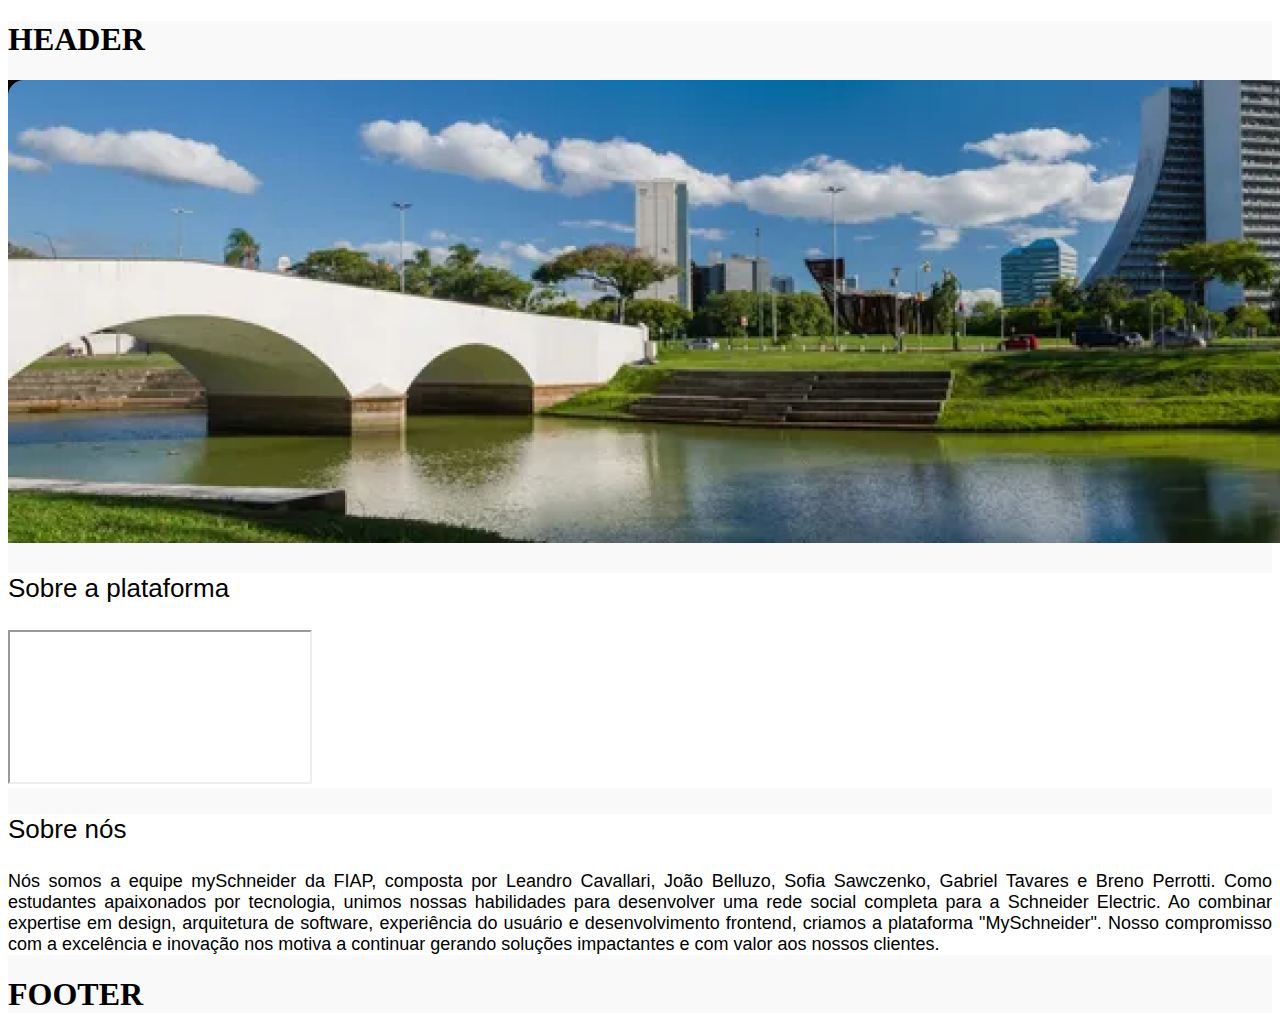
<file: aboutUs.html>
<!DOCTYPE html>
<html lang="en">
<head>
    <meta charset="UTF-8">
    <meta name="viewport" content="width=device-width, initial-scale=1.0">
    <title>Document</title>
    <link href="https://cdn.jsdelivr.net/npm/bootstrap@5.3.1/dist/css/bootstrap.min.css" rel="stylesheet" integrity="sha384-4bw+/aepP/YC94hEpVNVgiZdgIC5+VKNBQNGCHeKRQN+PtmoHDEXuppvnDJzQIu9" crossorigin="anonymous">
    <script src="https://cdn.jsdelivr.net/npm/bootstrap@5.3.1/dist/js/bootstrap.bundle.min.js" integrity="sha384-HwwvtgBNo3bZJJLYd8oVXjrBZt8cqVSpeBNS5n7C8IVInixGAoxmnlMuBnhbgrkm" crossorigin="anonymous"></script>
    <link rel="stylesheet" href="./css/aboutUs.css">
</head>
<body>
    <div class="container-xxl p-5 customBGC">
        <h1>HEADER</h1>
        <div class="me-5 ms-5 mt-5">
            <img src="./img/background-img.png" class="rounded-3 img-fluid" alt="">
        </div>
        <div class="border rounded-2 p-5 mt-5 me-5 ms-5 text-center customSectionBGC">
            <p class="fw-bold customHeadFontSize mb-3 mt-3 pb-5">Sobre a plataforma</p>
            <div class="p-5 ratio ratio-16x9 21x9 mt-3">
                <iframe src="https://www.youtube.com/embed/T9B9ysMakFo" title="YouTube video player" allow="accelerometer; autoplay; clipboard-write; encrypted-media; gyroscope; picture-in-picture; web-share" allowfullscreen></iframe>
            </div>
            
        </div>
        <div class="border rounded-2 p-5 mt-5 mb-5 me-5 ms-5 text-center customSectionBGC">
            <p class="fw-bold customHeadFontSize mt-3">Sobre nós</p>
            <p class="mt-5 mb-5 ms-5 me-5 customBodyFontSize">Nós somos a equipe mySchneider da FIAP, composta por Leandro Cavallari, João Belluzo, Sofia Sawczenko, Gabriel Tavares e Breno Perrotti. Como estudantes apaixonados por tecnologia, unimos nossas habilidades para desenvolver uma rede social completa para a Schneider Electric. Ao combinar expertise em design, arquitetura de software, experiência do usuário e desenvolvimento frontend, criamos a plataforma  "MySchneider". Nosso compromisso com a excelência e inovação nos motiva a continuar gerando soluções impactantes e com valor aos nossos clientes.</p>
        </div>
        <h1>FOOTER</h1>
    </div>
    
</body>
</html>
</file>
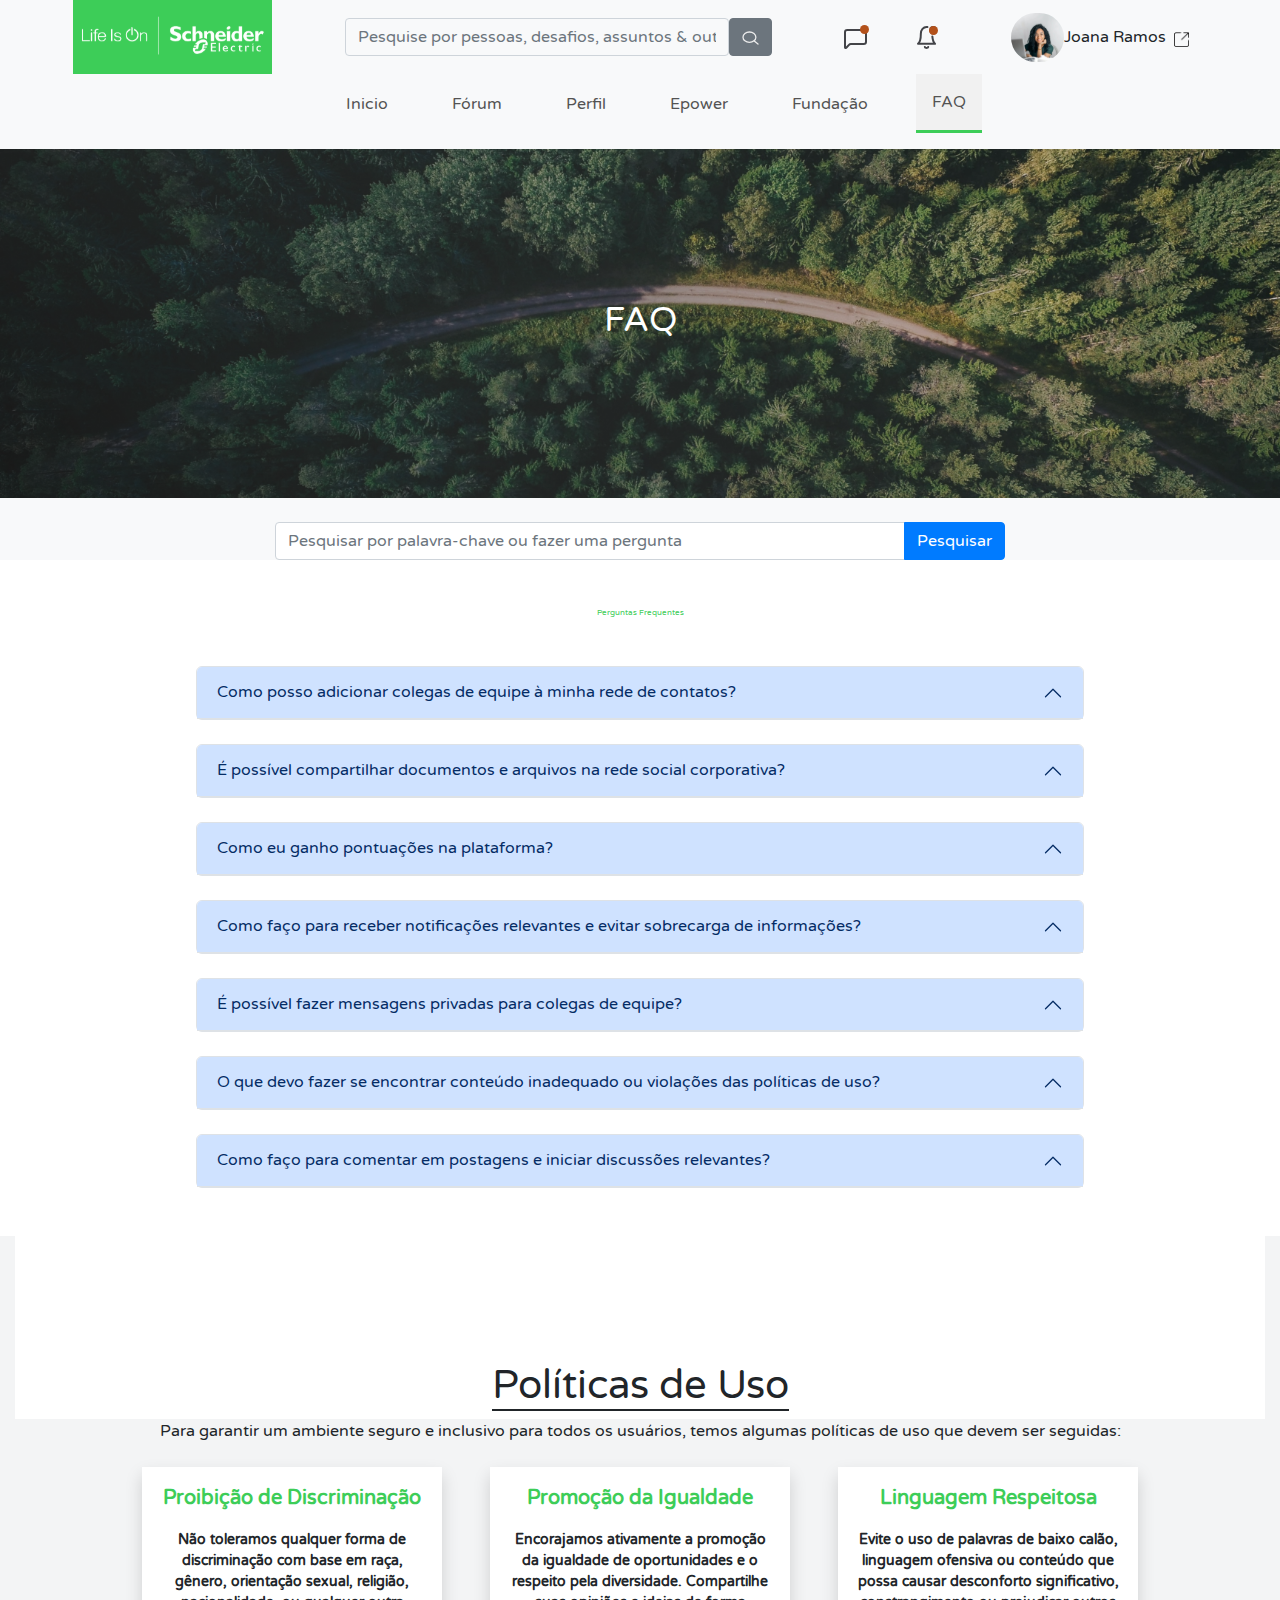
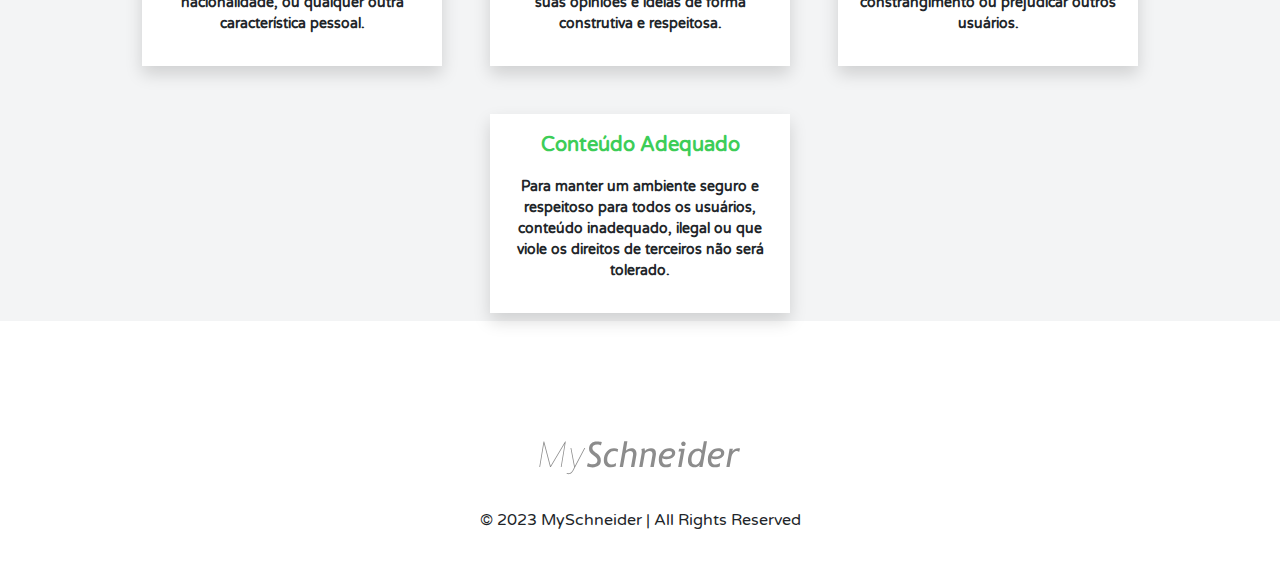
<file: faq.html>
<!DOCTYPE html>
<html lang="pt-br">
   <head>
      <meta charset="UTF-8" />
      <meta name="viewport" content="width=device-width, initial-scale=1.0" />
      <link rel="stylesheet" href="css/shared-items.css" />
      <link rel="stylesheet" href="css/drawer.css" />
      <link rel="stylesheet" href="css\faq.css" />
      <link rel="stylesheet" href="css/instituto.css" />
      <link href="https://fonts.googleapis.com/css2?family=Roboto+Mono:wght@700&family=Roboto:wght@400;700&family=Varela+Round&display=swap" rel="stylesheet" />
      <link href="https://cdn.jsdelivr.net/npm/bootstrap@5.1.3/dist/css/bootstrap.min.css" rel="stylesheet" />
      <link href="https://cdn.jsdelivr.net/npm/bootstrap@5.5.0/dist/css/bootstrap.min.css" rel="stylesheet" />
      <script src="https://cdn.jsdelivr.net/npm/bootstrap@5.5.0/dist/js/bootstrap.min.js"></script>
      <link rel="stylesheet" href="https://stackpath.bootstrapcdn.com/bootstrap/4.3.1/css/bootstrap.min.css" />
      <script src="https://code.jquery.com/jquery-3.3.1.slim.min.js"></script>
      <script src="https://cdnjs.cloudflare.com/ajax/libs/popper.js/1.14.7/umd/popper.min.js"></script>
      <script src="https://stackpath.bootstrapcdn.com/bootstrap/4.3.1/js/bootstrap.min.js"></script>
      <link rel="icon" type="image/x-icon" href="img/SchneiderLogo.png" />
      <title>FAQ</title>
   </head>

   <body class="bg-light">
      <!----------------------------------------------- nav bar --------------------------------------------------------------->
      <nav class="remove">
         <div class="d-flex justify-content-evenly">
            <img src="img/schneider-logo.svg" alt="logo da schneider" />

            <div class="d-flex align-items-center">
               <input type="text" class="form-control bg-light" placeholder="Pesquise por pessoas, desafios, assuntos & outros" aria-label="Example text with button addon" aria-describedby="button-addon1" style="width: 30vw;" />
               <button class="btn btn-secondary btn-outline" type="button" id="button-addon1">
                  <img src="img/search-button-icon.svg" alt="pesquisar" />
               </button>
            </div>
            <div class="d-flex align-items-center gap-5">
               <img src="img/message-icon.svg" alt="messagens" />
               <img src="img/notification-icon.svg" alt="notificações" />
            </div>
            <div class="d-flex align-items-center">
               <img src="img/joana-photo.svg" alt="foto de perfil" />
               <p class="pt-3">Joana Ramos</p>
               <a class="icons mx-2" href="login.html" style="width: 25px; height: 20px;">
                  <img class="img-fluid" src="img/open-new-window-2.png" style="width: 15px; height: 15px;" alt="compartilhar postagem" />
               </a>
            </div>
         </div>
         <ul class="nav-bar-items">
            <li><a href="index.html">Inicio</a></li>
            <li><a href="forum.html">Fórum</a></li>
            <li><a href="perfil.html">Perfil</a></li>
            <li><a href="rank.html">Epower</a></li>
            <li><a href="instituto.html">Fundação</a></li>
            <li class="active"><a href="faq.html">FAQ</a></li>
         </ul>
      </nav>
      <!----------------------------------------------- nav bar --------------------------------------------------------------->
       <!-------------------------------Drawer Responsive----------------------------------------->
       <nav class="navbar-mobile bg-light">
        <nav class="navbar navbar-expand-lg bg-light fixed-top d-lg-none">
           <button class="navbar-toggler" type="button" data-toggle="collapse" data-target="#navbarMenu" aria-controls="navbarMenu" aria-expanded="false" aria-label="Toggle navigation" style="border: none; outline: none;">
              <div class="navbar-menu-img">
                 <img src="img/navbar-menu2.svg" style="width: 20px;" alt="navbar menu" />
              </div>
           </button>
           <div class="collapse navbar-collapse" id="navbarMenu">
              <ul class="navbar-nav ml-auto">
                 <li class="nav-item">
                    <a class="nav-link" href="index.html">Inicio</a>
                 </li>
                 <li class="nav-item">
                    <a class="nav-link" href="forum.html">Forum</a>
                 </li>
                 <li class="nav-item">
                    <a class="nav-link" href="perfil.html">Perfil</a>
                 </li>
                 <li class="nav-item">
                    <a class="nav-link" href="rank.html">Epower</a>
                 </li>
                 <li class="nav-item">
                    <a class="nav-link" href="instituto.html">Fundação</a>
                 </li>
                 <li class="nav-item">
                    <a class="nav-link" href="faq.html">FAQ</a>
                 </li>
                 <li class="nav-item">
                    <a class="nav-link" href="login.html">Logout</a>
                 </li>
              </ul>
           </div>

           <a class="navbar-brand text-white d-flex align-items-center" href="#!">
              <div class="imagem-joana">
                 <div class="super-container-drawer">
                    <img src="img/joana-photo.svg" />
                 </div>
              </div>
              <span class="nome-joana text-black">Joana Ramos</span>
           </a>
        </nav>
     </nav>

     

     <!-----------------------------END Drawer Responsive----------------------------------------->
      <div class="container-fluid p-0">
         <div class="position-relative">
            <img src="img/banner-1-faq.png" class="img-fluid" alt="faq-image" />
            <div class="custom-h1">
               <div class="position-absolute top-50 start-50 translate-middle text-center">
                  <h1 class="text-white">FAQ</h1>
               </div>
            </div>
         </div>
      </div>
      <div class="container mt-4">
         <div class="row justify-content-center">
            <div class="col-lg-8 col-md-10">
               <div class="input-group">
                  <input type="text" class="form-control" placeholder="Pesquisar por palavra-chave ou fazer uma pergunta" />
                  <button class="btn btn-primary">Pesquisar</button>
               </div>
            </div>
         </div>
      </div>

      <div class="white-square">
         <main class="d-flex flex-column gap-5 justify-content-center align-items-center">
            <div class="d-flex align-items-center justify-content-center faq-banner"></div>
            <div class="bg-white d-flex justify-content-center flex-column align-items-center gap-3 w-100">
               <h1 class="text-schneider-color">Perguntas Frequentes</h1>

               <div class="container mt-4">
                  <div class="custom-accordion-container gap-4 d-flex flex-column">
                     <div class="accordion" id="meuAccordion">
                        <div class="accordion-item">
                           <h2 class="accordion-header custom-accordion-header" id="headingOne">
                              <button class="accordion-button" type="button">
                                 Como posso adicionar colegas de equipe à minha rede de contatos?
                              </button>
                           </h2>
                           <div id="collapseOne" class="accordion-collapse collapse" aria-labelledby="headingOne" data-bs-parent="#meuAccordion">
                              <div class="accordion-body">
                                 Adicionar seus colegas na rua rede de contatos é tão facil quanto em outras redes que você talvez até ja conheça! Basta buscar pelo nome de alguém na barra de pesquisa, e no perfil da pessoa clicar em
                                 "adicionar"
                              </div>
                           </div>
                        </div>
                     </div>
                     <div class="accordion" id="meuAccordion">
                        <div class="accordion-item">
                           <h2 class="accordion-header" id="headingOne">
                              <button class="accordion-button" type="button">
                                 É possível compartilhar documentos e arquivos na rede social corporativa?
                              </button>
                           </h2>
                           <div id="collapseOne" class="accordion-collapse collapse" aria-labelledby="headingOne" data-bs-parent="#meuAccordion">
                              <div class="accordion-body">
                                 Na mySchneider você pode livremente compartilhar imagens e videos no seu feed. Basta ir na página inicial e clicar em "escrever post" e no icone de anexar arquivos, selecionar no seu desktop o que deseja
                                 compartilhar!
                              </div>
                           </div>
                        </div>
                     </div>
                     <div class="accordion" id="meuAccordion">
                        <div class="accordion-item">
                           <h2 class="accordion-header" id="headingOne">
                              <button class="accordion-button" type="button">
                                 Como eu ganho pontuações na plataforma?
                              </button>
                           </h2>
                           <div id="collapseOne" class="accordion-collapse collapse" aria-labelledby="headingOne" data-bs-parent="#meuAccordion">
                              <div class="accordion-body">
                                 Na mySchneider os pontos são adquiridos por meio de interação na plataforma! Ao responder perguntas no fórum, realizar cursos, fazer login na plataforma, interagir com os posts de seus colegas ou participar
                                 de competições você acumula pontos.
                              </div>
                           </div>
                        </div>
                     </div>
                     <div class="accordion" id="meuAccordion">
                        <div class="accordion-item">
                           <h2 class="accordion-header" id="headingOne">
                              <button class="accordion-button" type="button">
                                 Como faço para receber notificações relevantes e evitar sobrecarga de informações?
                              </button>
                           </h2>
                           <div id="collapseOne" class="accordion-collapse collapse" aria-labelledby="headingOne" data-bs-parent="#meuAccordion">
                              <div class="accordion-body">
                                 Oferecemos na mySchneider a possibilidade de receber notificações apenas de postagens em que você foi marcado! Para isso, vá em perfil > configurações > privacidade > notificações e seleciona a opção que
                                 melhor te atende.
                              </div>
                           </div>
                        </div>
                     </div>
                     <div class="accordion" id="meuAccordion">
                        <div class="accordion-item">
                           <h2 class="accordion-header" id="headingOne">
                              <button class="accordion-button" type="button">
                                 É possível fazer mensagens privadas para colegas de equipe?
                              </button>
                           </h2>
                           <div id="collapseOne" class="accordion-collapse collapse" aria-labelledby="headingOne" data-bs-parent="#meuAccordion">
                              <div class="accordion-body">
                                 A mySchneider integra os chats do microsoft teams como forma de comunicação privida entre dois usuários.
                              </div>
                           </div>
                        </div>
                     </div>
                     <div class="accordion" id="meuAccordion">
                        <div class="accordion-item">
                           <h2 class="accordion-header" id="headingOne">
                              <button class="accordion-button" type="button">
                                 O que devo fazer se encontrar conteúdo inadequado ou violações das políticas de uso?
                              </button>
                           </h2>
                           <div id="collapseOne" class="accordion-collapse collapse" aria-labelledby="headingOne" data-bs-parent="#meuAccordion">
                              <div class="accordion-body">
                                 No caso de violação de políticas de uso e demais infrações, reporte ao RH da empresa via nossa integração com o microsoft teams acompanhando uma captura de tela da infração. No final da página "FAQ" é
                                 possivel encontrar os termos de uso.
                              </div>
                           </div>
                        </div>
                     </div>
                     <div class="accordion" id="meuAccordion">
                        <div class="accordion-item">
                           <h2 class="accordion-header" id="headingOne">
                              <button class="accordion-button" type="button">
                                 Como faço para comentar em postagens e iniciar discussões relevantes?
                              </button>
                           </h2>
                           <div id="collapseOne" class="accordion-collapse collapse" aria-labelledby="headingOne" data-bs-parent="#meuAccordion">
                              <div class="accordion-body">
                                 Para comentar em uma postagem do fórum, na comunidade que está inserido, clique em cima da postagem a ser comentada e uma nova aba à direita contendo os comentários e o campo para escrever a sua mensagem irá
                                 aparecer.
                              </div>
                           </div>
                        </div>
                     </div>
                  </div>
               </div>
            </div>
            <div class="container-fluid" style="background-color: #f3f4f5;">
               <div class="d-flex bg-split d-flex flex-column align-items-center justify-content-center gap-5">
                  <h1 class="politicas-de-uso-text">Políticas de Uso</h1>
               </div>
               <div class="d-flex flex-column align-items-center text-center gap-810">
                  <p>
                     Para garantir um ambiente seguro e inclusivo para todos os usuários, temos algumas políticas de uso que devem ser seguidas:
                  </p>
                  <div class="d-flex flex-wrap justify-content-center gap-5 px-5 py-2">
                     <div class="bg-white text-center p-3 fw-bolder shadow h-auto" style="width: 80vw; max-width: 300px;">
                        <p class="text-schneider-color fs-5">Proibição de Discriminação</p>
                        <p class="text-container">
                           Não toleramos qualquer forma de discriminação com base em raça, gênero, orientação sexual, religião, nacionalidade, ou qualquer outra característica pessoal.
                        </p>
                     </div>
                     <div class="bg-white text-center p-3 fw-bolder shadow h-auto" style="width: 80vw; max-width: 300px;">
                        <p class="text-schneider-color fs-5">Promoção da Igualdade</p>
                        <p class="text-container">
                           Encorajamos ativamente a promoção da igualdade de oportunidades e o respeito pela diversidade. Compartilhe suas opiniões e ideias de forma construtiva e respeitosa.
                        </p>
                     </div>
                     <div class="bg-white text-center p-3 fw-bolder shadow h-auto" style="width: 80vw; max-width: 300px;">
                        <p class="text-schneider-color fs-5">Linguagem Respeitosa</p>
                        <p class="text-container">
                           Evite o uso de palavras de baixo calão, linguagem ofensiva ou conteúdo que possa causar desconforto significativo, constrangimento ou prejudicar outros usuários.
                        </p>
                     </div>
                     <div class="bg-white text-center p-3 fw-bolder shadow h-auto" style="width: 80vw; max-width: 300px;">
                        <p class="text-schneider-color fs-5">Conteúdo Adequado</p>
                        <p class="text-container">
                           Para manter um ambiente seguro e respeitoso para todos os usuários, conteúdo inadequado, ilegal ou que viole os direitos de terceiros não será tolerado.
                        </p>
                     </div>
                  </div>
               </div>
            </div>

            <!------------------------------------------- FOOTER ------------------------------------------>
            <footer class="bg-white d-flex flex-column align-items-center justify-content-center py-4 mt-5">
               <img src="img/myschneider-logo-footer.svg" alt="logo mySchneider" />

               <hr class="divider" />
               <p>© 2023 MySchneider | All Rights Reserved</p>
            </footer>
            <script>
               // Adicionar evento de clique para abrir e fechar o Accordion
               document.querySelectorAll(".accordion-button").forEach((button) => {
                  button.addEventListener("click", () => {
                     const item = button.closest(".accordion-item");
                     if (item) {
                        const collapse = item.querySelector(".accordion-collapse");
                        if (collapse) {
                           collapse.classList.toggle("show");
                        }
                     }
                  });
               });
            </script>
         </main>
      </div>
   </body>
</html>
</file>
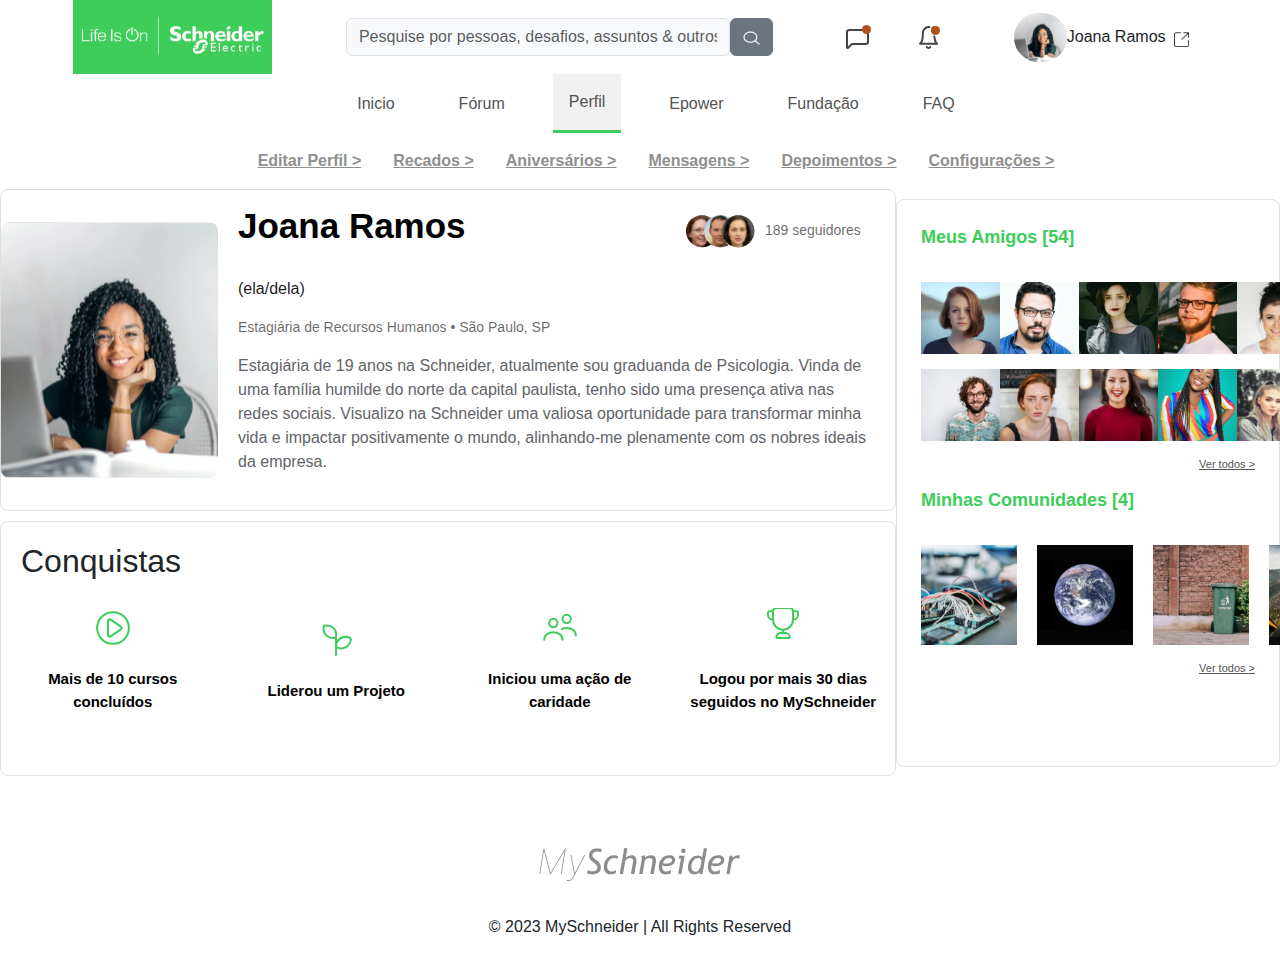
<file: perfil.html>
<!DOCTYPE html>
<html lang="pt-br">
   <head>
      <meta charset="UTF-8" />
      <meta name="viewport" content="width=device-width, initial-scale=1.0" />
      <link rel="stylesheet" href="css/perfil.css" />
      <link rel="stylesheet" href="css/shared-items.css" />
      <link rel="stylesheet" href="css/drawer.css" />
      <link rel="stylesheet" href="css/instituto.css" />
      <title>Perfil</title>
      <link rel="icon" type="image/png" href="img/schneider_logo.png" />
      <link href="https://cdn.jsdelivr.net/npm/bootstrap@5.1.3/dist/css/bootstrap.min.css" rel="stylesheet" />
      <script src="https://code.jquery.com/jquery-3.3.1.slim.min.js"></script>
      <script src="https://cdnjs.cloudflare.com/ajax/libs/popper.js/1.14.7/umd/popper.min.js"></script>
      <script src="https://stackpath.bootstrapcdn.com/bootstrap/4.3.1/js/bootstrap.min.js"></script>
      <script src="https://cdn.jsdelivr.net/npm/bootstrap@5.3.0/dist/js/bootstrap.bundle.min.js"></script>
      <script src="https://cdn.jsdelivr.net/npm/bootstrap@5.5.0/dist/js/bootstrap.min.js"></script>
   </head>

   <body>
      <!----------------------------------------------- nav bar --------------------------------------------------------------->
      <nav class="remove">
         <div class="d-flex justify-content-evenly">
            <img src="img/schneider-logo.svg" alt="logo da schneider" />

            <div class="d-flex align-items-center">
               <input type="text" class="form-control bg-light" placeholder="Pesquise por pessoas, desafios, assuntos & outros" aria-label="Example text with button addon" aria-describedby="button-addon1" style="width: 30vw;" />
               <button class="btn btn-secondary btn-outline" type="button" id="button-addon1">
                  <img src="img/search-button-icon.svg" alt="pesquisar" />
               </button>
            </div>
            <div class="d-flex align-items-center gap-5">
               <img src="img/message-icon.svg" alt="messagens" />
               <img src="img/notification-icon.svg" alt="notificações" />
            </div>
            <div class="d-flex align-items-center">
               <img src="img/joana-photo.svg" alt="foto de perfil" />
               <p class="pt-3">Joana Ramos</p>
               <a class="icons mx-2" href="login.html" style="width: 25px; height: 20px;">
                  <img class="img-fluid" src="img/open-new-window-2.png" style="width: 15px; height: 15px;" alt="compartilhar postagem" />
               </a>
            </div>
         </div>
         <ul class="nav-bar-items">
            <li><a href="inicio.html">Inicio</a></li>
            <li><a href="forum.html">Fórum</a></li>
            <li class="active"><a href="perfil.html">Perfil</a></li>
            <li><a href="rank.html">Epower</a></li>
            <li><a href="instituto.html">Fundação</a></li>
            <li><a href="faq.html">FAQ</a></li>
         </ul>
      </nav>
      <!----------------------------------------------- nav bar --------------------------------------------------------------->
      <!-------------------------------Drawer Responsive----------------------------------------->
      <nav class="navbar-mobile bg-light">
         <nav class="navbar navbar-expand-lg bg-light fixed-top d-lg-none">
            <button class="navbar-toggler" type="button" data-toggle="collapse" data-target="#navbarMenu" aria-controls="navbarMenu" aria-expanded="false" aria-label="Toggle navigation" style="border: none; outline: none;">
               <div class="navbar-menu-img">
                  <img src="img/navbar-menu2.svg" style="width: 20px;" alt="navbar menu" />
               </div>
            </button>
            <div class="collapse navbar-collapse" id="navbarMenu">
               <ul class="navbar-nav ml-auto">
                  <li class="nav-item">
                     <a class="nav-link" href="index.html">Inicio</a>
                  </li>
                  <li class="nav-item">
                     <a class="nav-link" href="forum.html">Forum</a>
                  </li>
                  <li class="nav-item">
                     <a class="nav-link" href="perfil.html">Perfil</a>
                  </li>
                  <li class="nav-item">
                     <a class="nav-link" href="rank.html">Epower</a>
                  </li>
                  <li class="nav-item">
                     <a class="nav-link" href="instituto.html">Fundação</a>
                  </li>
                  <li class="nav-item">
                     <a class="nav-link" href="faq.html">FAQ</a>
                  </li>
                  <li class="nav-item">
                     <a class="nav-link" href="login.html">Logout</a>
                  </li>
               </ul>
            </div>

            <a class="navbar-brand text-white d-flex align-items-center" href="#!">
               <div class="imagem-joana">
                  <div class="super-container-drawer">
                     <img src="img/joana-photo.svg" />
                  </div>
               </div>
               <span class="nome-joana text-black">Joana Ramos</span>
            </a>
         </nav>
      </nav>



      <!-----------------------------END Drawer Responsive--------------------------------------->

      <header id="headerprofile">
         <ul id="ulconfig">
            <li>
               <a class="li-text">Editar Perfil ></a>
            </li>
            <li>
               <a class="li-text">Recados ></a>
            </li>
            <li>
               <a class="li-text">Aniversários ></a>
            </li>
            <li>
               <a class="li-text">Mensagens ></a>
            </li>
            <li>
               <a class="li-text">Depoimentos ></a>
            </li>
            <li>
               <a class="li-text">Configurações ></a>
            </li>
         </ul>
      </header>
      <!--Start Main-->
      <main id="mainperfil">
         <div id="maincontainer">
            <!-- Start Card 1 -->
            <div class="containercard">
               <img src="img/profile/profile.svg" id="imgmodifier" />
               <!-- Start Img and Followers -->
               <div id="containerimgandfollowers">
                  <div id="sizeandflex">
                     <h1 id="h1main">Joana Ramos</h1>
                     <div id="organizeimg">
                        <img src="img/profile/friends.svg" />
                        <p id="pmain">189 seguidores</p>
                     </div>
                  </div>

                  <div id="organizetexts">
                     <p id="pmain2">(ela/dela)</p>
                     <p id="pmain3">Estagiária de Recursos Humanos • São Paulo, SP</p>
                     <p id="pmain4">
                        Estagiária de 19 anos na Schneider, atualmente sou graduanda de Psicologia. Vinda de uma família humilde do norte da capital paulista, tenho sido uma presença ativa nas redes sociais. Visualizo na Schneider uma
                        valiosa oportunidade para transformar minha vida e impactar positivamente o mundo, alinhando-me plenamente com os nobres ideais da empresa.
                     </p>
                  </div>
               </div>
               <!-- End Img and Followers -->
            </div>
            <!-- End Card 1 -->

            <!--Start Card 2-->
            <div id="containercardtwo">
               <h2 style="padding: 20px;">Conquistas</h2>
               <div class="containerachievements">
                  <div class="containeritem">
                     <img src="img/profile/c1.svg" />
                     <p class="pachievements">Mais de 10 cursos concluídos</p>
                  </div>

                  <div class="containeritem">
                     <img src="img/profile/c2.svg" />
                     <p class="pachievements">Liderou um Projeto</p>
                  </div>

                  <div class="containeritem">
                     <img src="img/profile/c3.svg" />
                     <p class="pachievements">Iniciou uma ação de caridade</p>
                  </div>

                  <div class="containeritem">
                     <img src="img/profile/c4.svg" />
                     <p class="pachievements">Logou por mais 30 dias seguidos no MySchneider</p>
                  </div>
               </div>
            </div>
         </div>
         <!--End Card 2-->
         <!--Start Card Super-->
         <div id="containercardtwosuper">
            <div style="display: flex; flex-direction: column; gap: 15px; padding: 24px;">
               <p class="pcardsuper">Meus Amigos [54]</p>

               <div class="containersuper">
                  <img src="img/profile/p1.svg" />
                  <img src="img/profile/p2.svg" />
                  <img src="img/profile/p3.svg" />
                  <img src="img/profile/p4.svg" class="imgremove" />
                  <img src="img/profile/p5.svg" class="imgremove" />
               </div>

               <div class="containersuper">
                  <img src="img/profile/p6.svg" />
                  <img src="img/profile/p7.svg" />
                  <img src="img/profile/p8.svg" />
                  <img src="img/profile/p9.svg" class="imgremove" />
                  <img src="img/profile/p10.svg" class="imgremove" />
               </div>

               <div style="display: flex; flex-direction: row-reverse;">
                  <a href="perfil.html" style="font-size: 11px; font-weight: 400; color: #535353;">Ver todos ></a>
               </div>

               <p class="pcardsuper">Minhas Comunidades [4]</p>

               <div style="display: flex; flex-direction: row; gap: 20px;">
                  <img src="img/profile/z1.svg" />
                  <img src="img/profile/z2.svg" />
                  <img src="img/profile/z3.svg" class="imgremove" />
                  <img src="img/profile/z4.svg" class="imgremove" />
               </div>

               <div style="display: flex; flex-direction: row-reverse;">
                  <a href="perfil.html" style="font-size: 11px; font-weight: 400; color: #535353;">Ver todos ></a>
               </div>
            </div>
            <!--End Card Super-->
         </div>
      </main>
      <!--End Main-->

      <footer class="bg-white d-flex flex-column align-items-center justify-content-center py-4 mt-5">
         <img src="img/myschneider-logo-footer.svg" alt="logo mySchneider" />

         <hr class="divider" />
         <p>© 2023 MySchneider | All Rights Reserved</p>
      </footer>
   </body>
</html>
</file>
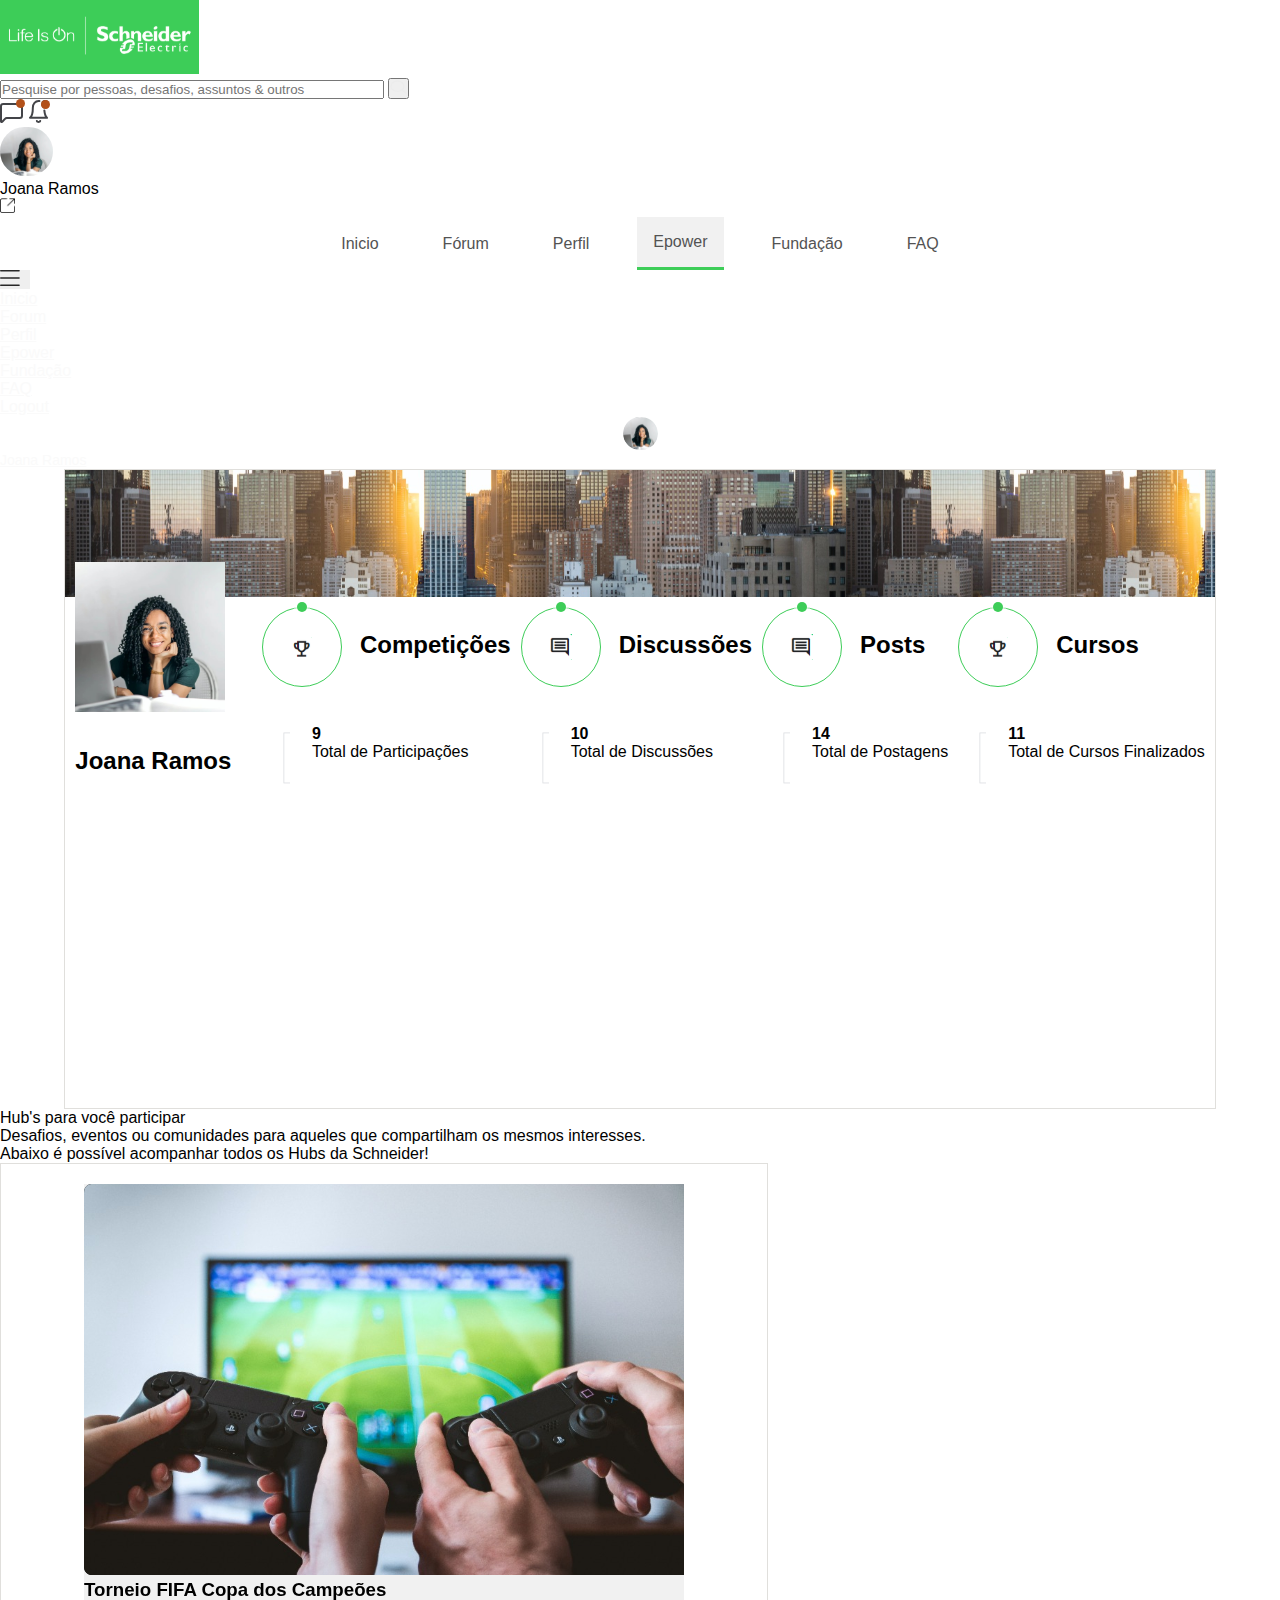
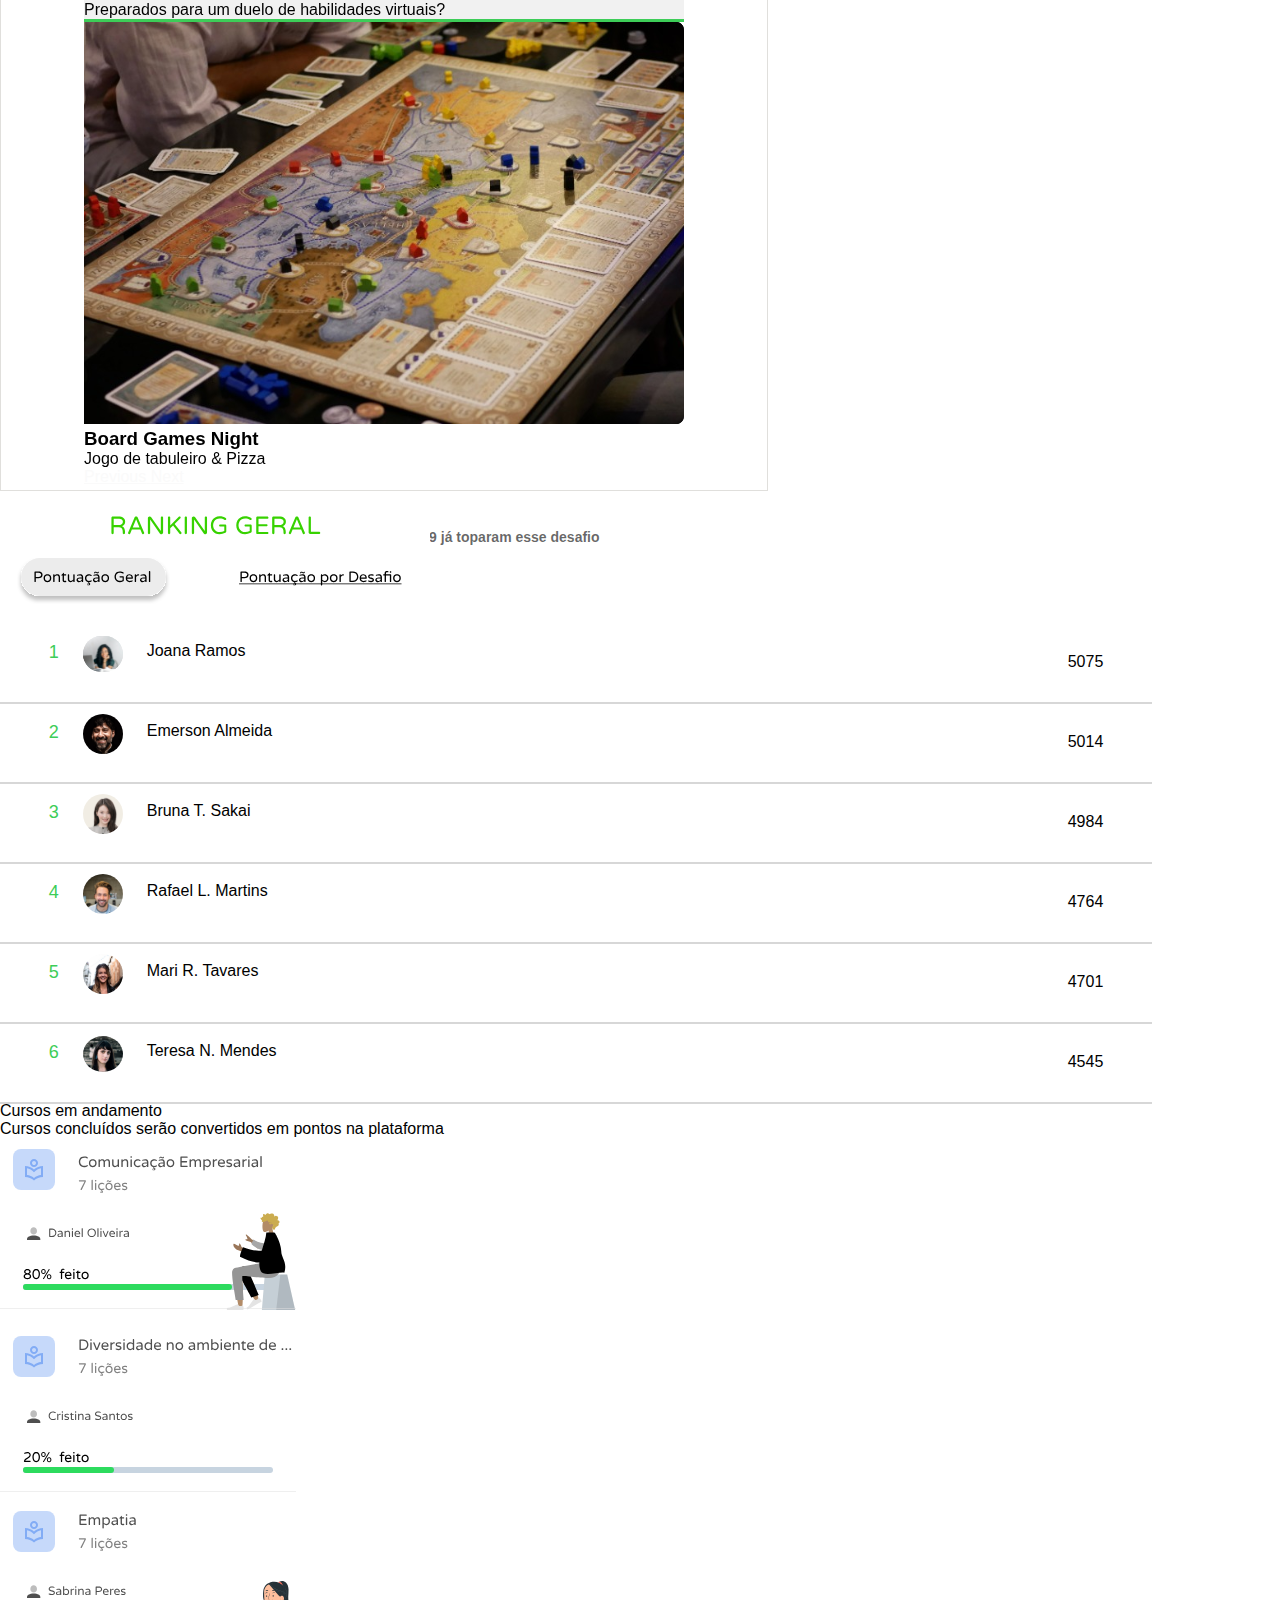
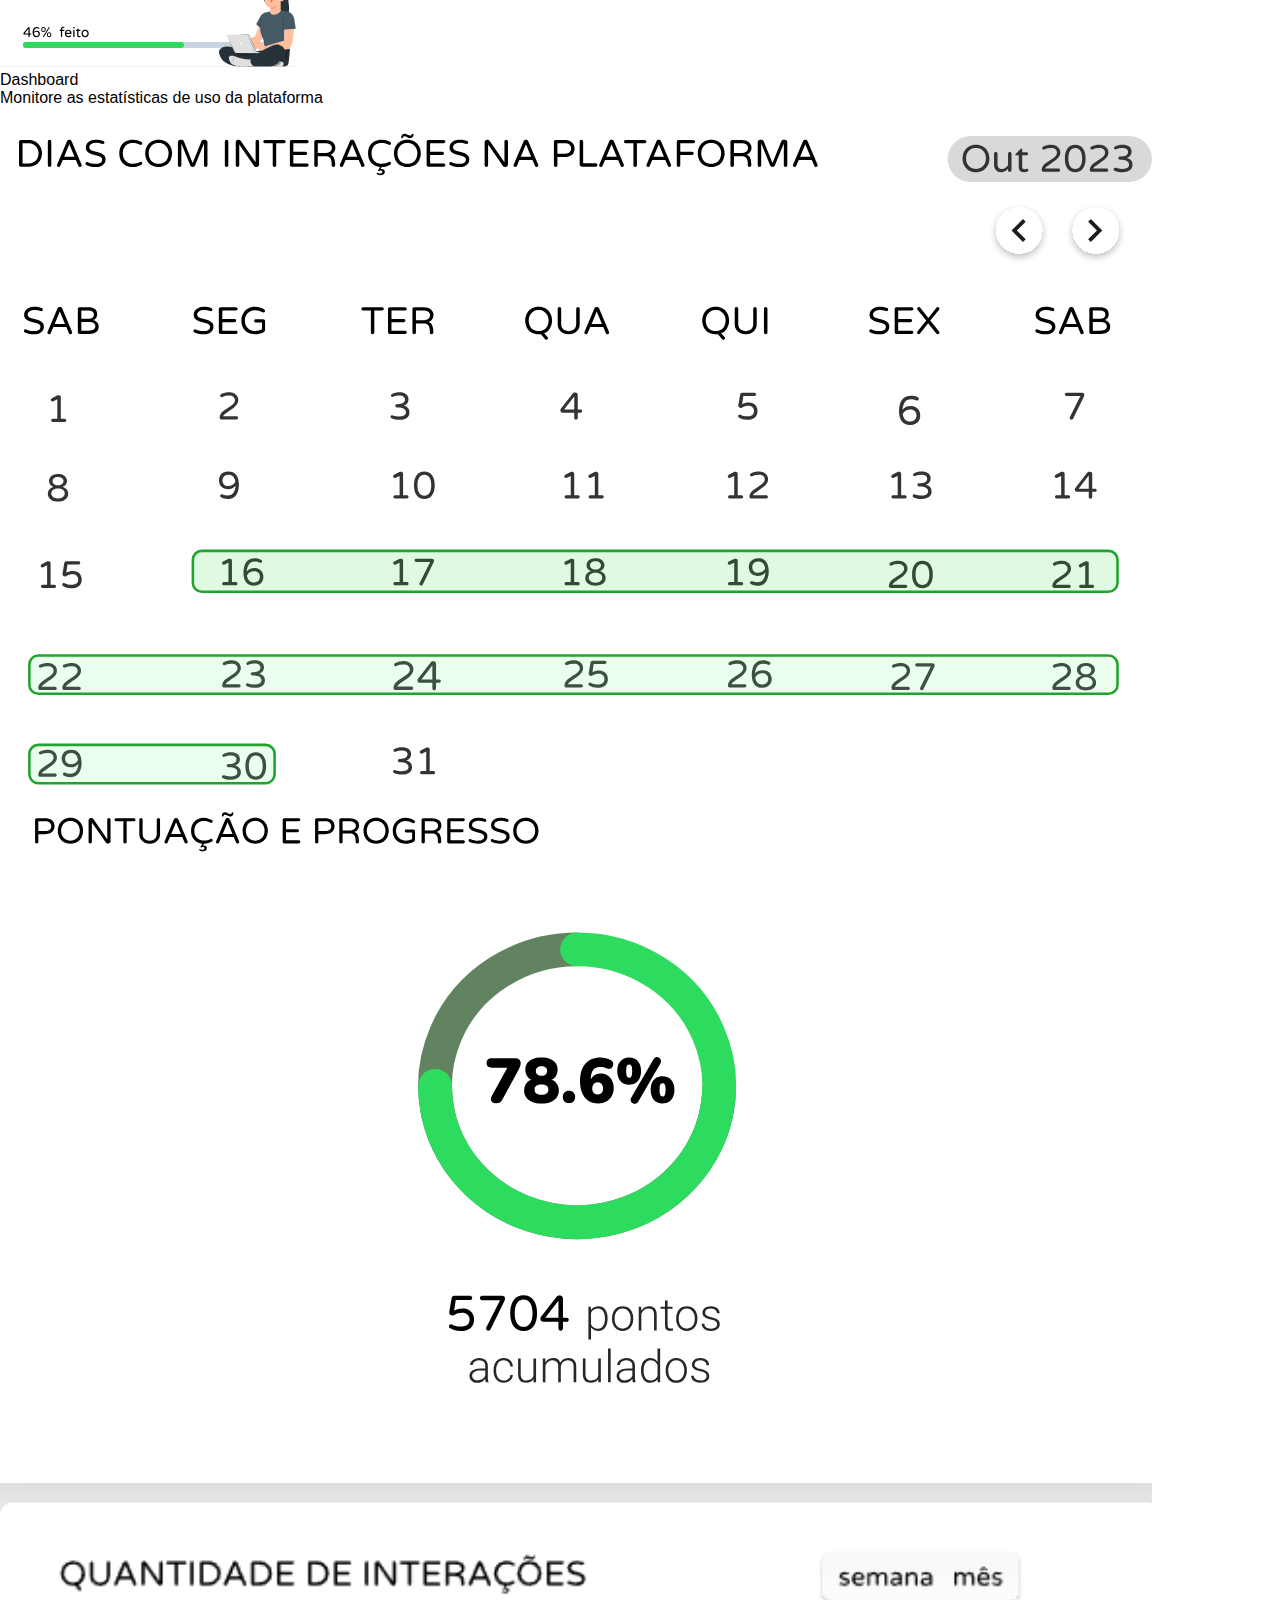
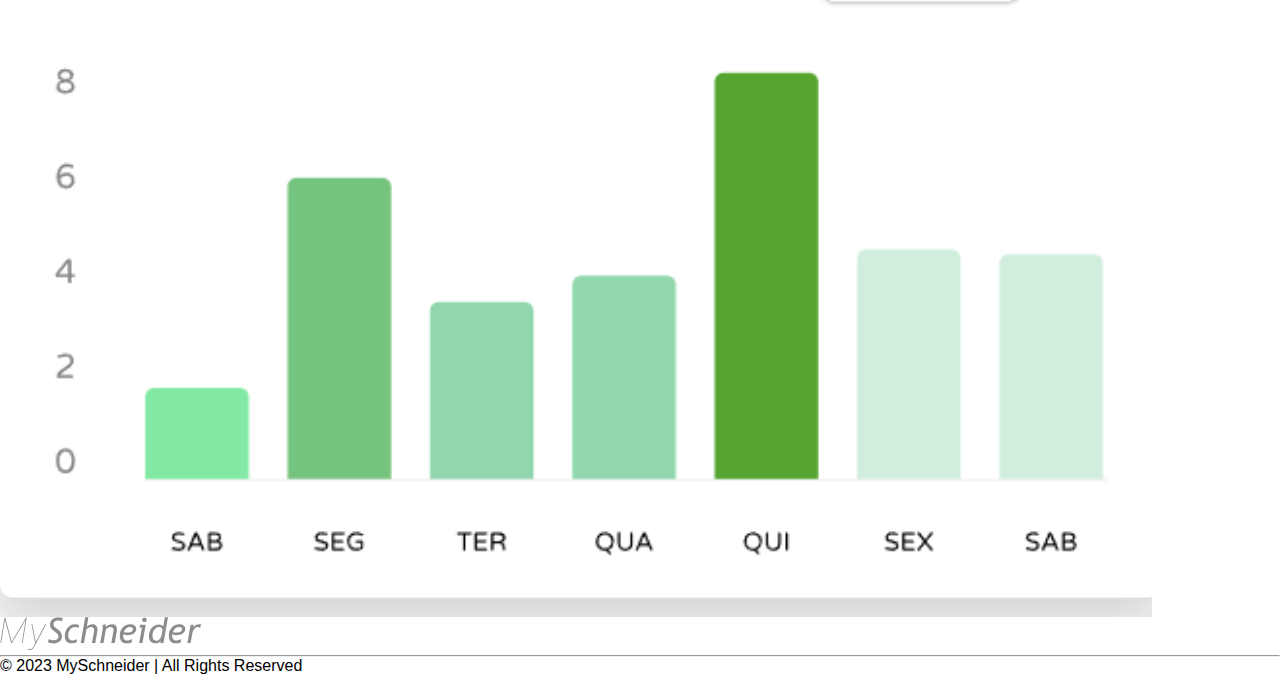
<file: rank.html>
<!DOCTYPE html>
<html lang="pt-BR">
   <head>
      <meta charset="UTF-8" />
      <meta name="viewport" content="width=device-width, initial-scale=1.0" />
      <title>Ranking</title>
      <link rel="icon" type="image/x-icon" href="img/SchneiderLogo.png" />
      <link rel="preconnect" href="https://fonts.googleapis.com" />
      <link rel="preconnect" href="https://fonts.gstatic.com" crossorigin />
      <link href="https://fonts.googleapis.com/css2?family=Inter:wght@100&family=Varela+Round&display=swap" rel="stylesheet" />
      <link href="https://cdn.jsdelivr.net/npm/bootstrap@5.3.1/dist/css/bootstrap.min.css" rel="stylesheet" integrity="sha384-4bw+/aepP/YC94hEpVNVgiZdgIC5+VKNBQNGCHeKRQN+PtmoHDEXuppvnDJzQIu9" crossorigin="anonymous" />
      <link rel="stylesheet" href="css/rank.css" />
      <link rel="stylesheet" href="css/mini.css" />
      <link rel="stylesheet" href="css/shared-items.css" />
      <link rel="stylesheet" href="css/drawer.css" />
      <script src="js/drawer.js"></script>
      <script src="js/rank.js"></script>
   </head>
   <body>
      <!----------------------------------------------- nav bar --------------------------------------------------------------->
      <div class="background-color">
         <nav class="remove">
            <div class="d-flex justify-content-evenly">
               <img src="img/schneider-logo.svg" alt="logo da schneider" />
               <div class="d-flex align-items-center">
                  <input type="text" class="form-control bg-light" placeholder="Pesquise por pessoas, desafios, assuntos & outros" aria-label="Example text with button addon" aria-describedby="button-addon1" style="width: 30vw;" />
                  <button class="btn btn-secondary btn-outline" type="button" id="button-addon1">
                  <img src="img/search-button-icon.svg" alt="pesquisar" />
                  </button>
               </div>
               <div class="d-flex align-items-center gap-5">
                  <img src="img/message-icon.svg" alt="messagens" />
                  <img src="img/notification-icon.svg" alt="notificações" />
               </div>
               <div class="d-flex align-items-center">
                  <img src="img/joana-photo.svg" alt="foto de perfil" />
                  <p class="pt-3">Joana Ramos</p>
                  <a class="icons mx-2" href="login.html" style="width: 25px; height: 20px;">
                  <img class="img-fluid" src="img/open-new-window-2.png" style="width: 15px; height: 15px;" alt="compartilhar postagem" />
                  </a>
               </div>
            </div>
            <ul class="nav-bar-items">
               <li>
                  <a href="index.html">Inicio</a>
               </li>
               <li>
                  <a href="forum.html">Fórum</a>
               </li>
               <li>
                  <a href="perfil.html">Perfil</a>
               </li>
               <li class="active">
                  <a href="rank.html">Epower</a>
               </li>
               <li>
                  <a href="instituto.html">Fundação</a>
               </li>
               <li>
                  <a href="faq.html">FAQ</a>
               </li>
            </ul>
         </nav>
         <!----------------------------------------------- nav bar --------------------------------------------------------------->
         <!-------------------------------Drawer Responsive----------------------------------------->
         <nav class="navbar-mobile bg-light">
            <nav class="navbar navbar-expand-lg bg-light fixed-top d-lg-none">
               <button class="navbar-toggler" type="button" data-toggle="collapse" data-target="#navbarMenu" aria-controls="navbarMenu" aria-expanded="false" aria-label="Toggle navigation" style="border: none; outline: none;">
                  <div class="navbar-menu-img">
                     <img src="img/navbar-menu2.svg" style="width: 20px;" alt="navbar menu" />
                  </div>
               </button>
               <div class="collapse navbar-collapse" id="navbarMenu">
                  <ul class="navbar-nav ml-auto">
                     <li class="nav-item">
                        <a class="nav-link" href="index.html">Inicio</a>
                     </li>
                     <li class="nav-item">
                        <a class="nav-link" href="forum.html">Forum</a>
                     </li>
                     <li class="nav-item">
                        <a class="nav-link" href="perfil.html">Perfil</a>
                     </li>
                     <li class="nav-item">
                        <a class="nav-link" href="rank.html">Epower</a>
                     </li>
                     <li class="nav-item">
                        <a class="nav-link" href="instituto.html">Fundação</a>
                     </li>
                     <li class="nav-item">
                        <a class="nav-link" href="faq.html">FAQ</a>
                     </li>
                     <li class="nav-item">
                        <a class="nav-link" href="login.html">Logout</a>
                     </li>
                  </ul>
               </div>
               <a class="navbar-brand text-white d-flex align-items-center" href="#!">
                  <div class="imagem-joana">
                     <div class="super-container-drawer">
                        <img src="img/joana-photo.svg" />
                     </div>
                  </div>
                  <span class="nome-joana text-black">Joana Ramos</span>
               </a>
            </nav>
         </nav>

         <!-------------------------END Drawer Responsive--------------------------------------->
         <!--Drawer Responsive-->
         <!--Start Header-->
         <header class="rank-headercontainer">
            <div class="rank-headerorganize shadow">
               <div class="rank-profile-background"></div>
               <div class="rank-organize-1">
                  <div class="rank-column">
                     <img class="rank-img-profile" src="img/joana-ramos-profile-icon.png" />
                     <div class="joana-ramos-name">
                        <h2>Joana Ramos</h2>
                     </div>
                  </div>
                  <div class="containermini">
                     <!--Mini 1-->
                     <div class="minicontainer">
                        <div class="minisubcontainer">
                           <div class="blocktwo">
                              <div class="boxtwo">
                                 <img src="img/rank/win.svg" />
                              </div>
                              <span class="dots"></span>
                              <svg class="svg">
                                 <defs>
                                    <linearGradient id="gradientStyle">
                                       <stop offset="0%" stop-color="#3DCD58" />
                                       <stop offset="100%" stop-color="#3DCD58" />
                                    </linearGradient>
                                 </defs>
                                 <circle class="circle" cx="90" cy="90" r="80" />
                              </svg>
                           </div>
                           <h3 class="h3mini">Competições</h3>
                        </div>
                        <div class="minisubcontainer">
                           <img src="img/rank/separate.svg" style="margin-left: 20px;" />
                           <div>
                              <p class="number">
                                 <span class="num">
                                 <strong>9</strong>
                                 </span>
                              </p>
                              <div class="text-header">
                                 <p>Total de Participações</p>
                                 </class>
                              </div>
                           </div>
                        </div>
                     </div>
                     <!--Mini end 1-->
                     <!--Mini 2-->
                     <div class="minicontainer">
                        <div class="minisubcontainer">
                           <div class="blocktwo">
                              <div class="boxtwo">
                                 <img src="img/rank/chat.svg" />
                              </div>
                              <span class="dots"></span>
                              <svg class="svg">
                                 <defs>
                                    <linearGradient id="gradientStyle">
                                       <stop offset="0%" stop-color="#3DCD58" />
                                       <stop offset="100%" stop-color="#3DCD58" />
                                    </linearGradient>
                                 </defs>
                                 <circle class="circle" cx="60" cy="60" r="80" />
                              </svg>
                           </div>
                           <h3 class="h3mini">Discussões</h3>
                        </div>
                        <div class="minisubcontainer">
                           <img src="img/rank/separate.svg" style="margin-left: 20px;" />
                           <div>
                              <p class="number">
                                 <span class="num">
                                 <strong>10</strong>
                                 </span>
                              </p>
                              <div class="text-header">
                                 <p>Total de Discussões</p>
                              </div>
                           </div>
                        </div>
                     </div>
                     <!--Mini end 2-->
                     <!--Mini 3-->
                     <div class="minicontainer">
                        <div class="minisubcontainer">
                           <div class="blocktwo">
                              <div class="boxtwo">
                                 <img src="img/rank/chat.svg" />
                              </div>
                              <span class="dots"></span>
                              <svg class="svg">
                                 <defs>
                                    <linearGradient id="gradientStyle">
                                       <stop offset="0%" stop-color="#3DCD58" />
                                       <stop offset="100%" stop-color="#3DCD58" />
                                    </linearGradient>
                                 </defs>
                                 <circle class="circle" cx="90" cy="90" r="80" />
                              </svg>
                           </div>
                           <h3 class="h3mini">Posts</h3>
                        </div>
                        <div class="minisubcontainer">
                           <img src="img/rank/separate.svg" style="margin-left: 20px;" />
                           <div>
                              <p class="number">
                                 <span class="num">
                                 <strong>14</strong>
                                 </span>
                              </p>
                              <div class="text-header">
                                 <p>Total de Postagens</p>
                              </div>
                           </div>
                        </div>
                     </div>
                     <!--Mini end 3-->
                     <!--Mini 4-->
                     <div class="minicontainer">
                        <div class="minisubcontainer">
                           <div class="blocktwo">
                              <div class="boxtwo">
                                 <img src="img/rank/win.svg" />
                              </div>
                              <span class="dots"></span>
                              <svg class="svg">
                                 <defs>
                                    <linearGradient id="gradientStyle">
                                       <stop offset="0%" stop-color="#3DCD58" />
                                       <stop offset="100%" stop-color="#3DCD58" />
                                    </linearGradient>
                                 </defs>
                                 <circle class="circle" cx="90" cy="90" r="80" />
                              </svg>
                           </div>
                           <h3 class="h3mini">Cursos</h3>
                        </div>
                        <div class="minisubcontainer">
                           <img src="img/rank/separate.svg" style="margin-left: 20px;" />
                           <div>
                              <p class="number">
                                 <span class="num">
                                 <strong>11</strong>
                                 </span>
                              </p>
                              <div class="text-header">
                                 <p>Total de Cursos Finalizados</p>
                              </div>
                           </div>
                        </div>
                     </div>
                     <!--Mini end 1-->
                  </div>
               </div>
         </header>
         <!-- CHALLENGE / RANKING container TOP -->
         <div class="row big-container">
         <div class="course-text">
         <p class="course-text">Hub's para você participar</p>
         <p class="course-subtext">Desafios, eventos ou comunidades para aqueles que compartilham os mesmos interesses. <br> Abaixo é possível acompanhar todos os Hubs da Schneider! </p> 
         </div>
         <div class="competitions-container shadow" style="min-height: 500px;">
         <div class="competitions-subcontainer">
         <div class="bd-example">
         <div id="carouselExampleCaptions" class="carousel slide" data-ride="carousel">
         <ol class="carousel-indicators">
         </ol>
         <div class="carousel-inner" role="listbox">
         <div class="carousel-item active">
          <!-- carrossel images-->
         <img class="d-block" src="img/fifs.svg"alt="First slide">
         <div class="carousel-caption">
         <h3 class="carousel-text">Torneio FIFA Copa dos Campeões</h3>
         <p class="carousel-text">Preparados para um duelo de habilidades virtuais?</p>
         </div>
         </div>
         <div class="carousel-item">
         <img class="d-block" src="img/boardgame-icon.svg" alt="Second slide">
         <div class="carousel-caption">
         <h3 class="carousel-text">Board Games Night</h3>
         <p class="carousel-text">Jogo de tabuleiro & Pizza</p>
         </div>
         </div>
         </div>
         <a class="carousel-control-prev" href="#carouselExampleCaptions" role="button" data-slide="prev">
         <span class="carousel-control-prev-icon" aria-hidden="true"></span>
         <span class="sr-only">Previous</span>
         </a>
         <a class="carousel-control-next" href="#carouselExampleCaptions" role="button" data-slide="next">
         <span class="carousel-control-next-icon" aria-hidden="true"></span>
         <span class="sr-only">Next</span>
         </a>
         </div>
         <div class="competitions-container-info">
         <div class="competitions-subcontainer">
         <img src="img/rank/persons.svg" />
         <p class="persons-p">59 já toparam esse desafio</p>
         </div>
         <button class="custom-button" href="rank.html">Se inscrever</button>
         </div>
         </div>
         <!-- Javascript do carrossel-->
         <script src="https://code.jquery.com/jquery-3.5.1.slim.min.js"></script>
         <script src="https://cdn.jsdelivr.net/npm/@popperjs/core@2.5.3/dist/umd/popper.min.js"></script>
         <script src="https://stackpath.bootstrapcdn.com/bootstrap/4.5.2/js/bootstrap.min.js"></script>
         <script>
            $(document).ready(function(){
              $('.carousel').carousel();
            });
         </script>
         </div>
         </div>
         <div class="col-md-1 mx-2">
         <div class="ranking-container">
         <div class="dados-subcontainer-5 shadow" style="min-width: 360px">
         <img src="img/rank/ranking-icon.svg" class="ranking-horizontal">
         <!-- TOP 1-->
         <div class="top-containertwo">
         <div class="top-subcontainer">
         <div class="top-organize">
         <p class="ptop">1</p>
         <img src="img/rank/r1.svg" class="top-img" />
         <p>Joana Ramos</p>
         </div>
         <p>5075</p>
         </div>
         <div class="top-line"></div>
         </div>
         <!-- END TOP 1-->
         <!-- TOP 2-->
         <div class="top-containertwo">
         <div class="top-subcontainer">
         <div class="top-organize">
         <p class="ptop">2</p>
         <img src="img/rank/r2.svg" class="top-img" />
         <p>Emerson Almeida</p>
         </div>
         <p>5014</p>
         </div>
         <div class="top-line"></div>
         </div>
         <!-- END TOP 2-->
         <!-- TOP 3-->
         <div class="top-containertwo">
         <div class="top-subcontainer">
         <div class="top-organize">
         <p class="ptop">3</p>
         <img src="img/rank/r3.svg" class="top-img" />
         <p>Bruna T. Sakai</p>
         </div>
         <p>4984</p>
         </div>
         <div class="top-line"></div>
         </div>
         <!-- END TOP 3-->
         <!-- TOP 4-->
         <div class="top-containertwo">
         <div class="top-subcontainer">
         <div class="top-organize">
         <p class="ptop">4</p>
         <img src="img/rank/r4.svg" class="top-img" />
         <p>Rafael L. Martins</p>
         </div>
         <p>4764</p>
         </div>
         <div class="top-line"></div>
         </div>
         <!-- END TOP 4-->
         <!-- TOP 5-->
         <div class="top-containertwo">
         <div class="top-subcontainer">
         <div class="top-organize">
         <p class="ptop">5</p>
         <img src="img/rank/r5.svg" class="top-img" />
         <p>Mari R. Tavares</p>
         </div>
         <p>4701</p>
         </div>
         <div class="top-line"></div>
         </div>
         <!-- END TOP 5-->
         <!-- TOP 6-->
         <div class="top-containertwo">
         <div class="top-subcontainer">
         <div class="top-organize">
         <p class="ptop">6</p>
         <img src="img/rank/r6.svg" class="top-img" />
         <p>Teresa N. Mendes</p>
         </div>
         <p>4545</p>
         </div>
         <div class="top-line"></div>
         </div>
         <!-- END TOP 6-->
         </div>
         </div>
         </div>
         </div>
         </div>
      </div>
      </div>
      <div class="course-background">
         <div class="course-text">
            <p class="course-text">Cursos em andamento</p>
            <p class="course-subtext">Cursos concluídos serão convertidos em pontos na plataforma</p>
         </div>
         <div class="container-fluid course-background">
            <div class="row justify-content-center cursos-em-andamento-container mx-0">
               <div class="col-md-3 mx-1">
                  <div class="dados-subcontainer-1 shadow" style="width: 90%; height: 90%">
                     <img src="img/curso-icon-1.svg">
                  </div>
               </div>
               <div class="col-md-3 mx-1">
                  <div class="dados-subcontainer-3 shadow" style="width: 90%; height: 90%">
                     <img src="img/curso-icon-2.svg">
                  </div>
               </div>
               <div class="col-md-3 mx-1">
                  <div class="dados-subcontainer-2 shadow" style="width: 90%; height: 90%">
                     <img src="img/curso-icon-3.svg">
                  </div>
               </div>
            </div>
         </div>
      </div>
      </div>
      </div>
      </div>
      </div>
 </body>
   <div>
      <div class="course-text dashboard-body">
         <p class="course-text">Dashboard</p>
         <p class="course-subtext">Monitore as estatísticas de uso da plataforma</p>
         <div class="container-fluid dados-container">
            <div class="row justify-content-center mx-0">
               <div class="col-md-3 mx-1">
                  <div class="dados-subcontainer-1 shadow" style="width: 90%; height: 90%;">
                     <div class="item-mid-container">
                        <img src="img/calendar-icon.svg" style="width: 100%; height: 100%;" />
                     </div>
                  </div>
               </div>
               <div class="col-md-3 mx-1">
                  <div class="dados-subcontainer-2 shadow" style="width: 90%; height: 90%;">
                     <div class="container-progress-next">
                        <img src="img/progresso-icon.svg" style="width: 100%; height: 100%;" />
                     </div>
                  </div>
               </div>
               <div class="col-md-3 mx-1">
                  <div class="dados-subcontainer-3 shadow" style="width: 90%; height: 90%;">
                     <div class="item-mid-container">
                        <img src="img/inter.svg" style="width: 100%; height: 100%;" />
                     </div>
                  </div>
               </div>
            </div>
         </div>
      </div>
   </div>
   <!-- footer -->
   <footer class="footer-color d-flex flex-column align-items-center justify-content-center py-4 mt-5">
      <img src="img/myschneider-logo-footer.svg" alt="logo mySchneider" />
      <hr class="divider" />
      <p>© 2023 MySchneider | All Rights Reserved</p>
   </footer>   
</html>
</file>
<file: css/aboutUs.css>
.customHeadFontSize{
    font-size: 26px;
    font-family: Varela Round, Sans-serif;
}
.customBodyFontSize{
    font-size: 18px;
    text-align: justify;
    font-family: Varela Round, Sans-serif;
}
.customBGC{
    background-color: #F9F9F9;
}
.customSectionBGC{
    background-color: white;
}
.customMargin{
    margin-left: 131px;
}
</file>
<file: css/shared-items.css>
* {
  padding: 0;
  margin: 0;
  box-sizing: border-box;
  font-family: Arial, Helvetica, sans-serif;
}

.nav-bar-items{ 
  display: flex;
  justify-content: center;
  align-items: center;

  gap: 2rem;
}

.nav-bar-items li {
  list-style: none;
  padding: 1rem 0;
}

.nav-bar-items li a{
  padding: 1rem;
  text-decoration: none;
  color:#535353
}

.nav-bar-items li:hover {
  cursor: pointer;
  background-color: #F1F1F1;
}

.active {
  background-color: #F1F1F1;
  border-bottom: 3px solid #3DCD58;
}
</file>
<file: css/drawer.css>
/* Drawer */

.remove {
    @media (max-width: 999px) {
        display: none;
    }
}

#burger {
    display: none;

    @media (max-width: 999px) {
        display: inline;
        position: fixed;
        top: 20px;
        left: 20px;
        background: white;
        padding: 1rem;
        z-index: 1100;
        cursor: pointer;
        transition: 0.3s linear;
        box-shadow: 2px 2px 5px gray;
    }
}

#burger:hover {
    background-color: #3DCD58;
}

.line {
    width: 22px;
    margin-bottom: 5px;
    height: 2px;
    background-color: #000;
}

.line:last-child {
    margin-bottom: 0;
}

#nav {
    z-index: 1000;
    height: 600px;
    width: 300px;
    display: flex;
    background-color: #FFF;
    color: white;
    position: fixed;
    left: 0;
    transform: translateX(-100%);
    transition: transform 0.3s linear;
    margin-right: 200px;
    border-radius: 8px;
}

#nav.active {
    transform: translateX(0);
}

.super-container-drawer {
    display: flex;
    flex-direction: row;
    align-items: center;
    justify-content: center;
    gap: 0px;
    padding: 0px;
}

.container-drawer-profile {
    display: flex;
    flex-direction: column;
    align-items: center;
    margin-top: 20px;
}

.h3profile {
    font-size: 15px;
    font-weight: 600;
    color: #1A1B2D
}

.pprofile {
    font-size: 12px;
    font-weight: 500;
    color: #535763;
}

.uldrawer {
    list-style: none;
    display: flex;
    flex-direction: column;
    gap: 40px;
}

.lidrawer {
    display: flex;
    flex-direction: row;
    gap: 8px;
}

.a-drawer {
    font-size: 15px;
    font-weight: 600;
    color: #535763;
}

.text {
    width: 80%;
    text-align: center;
    line-height: 1.8;
    letter-spacing: 3px;
}

h1 {
    margin-bottom: 3rem;
}

a {
    color: #fafafa;
    transition: 0.3s linear;
}

i {
    margin: 2rem;
}

a:hover {
    color: goldenrod;
    outline: none;
}

@media screen and (max-width: 600px) {
    #burger {
        top: 90%;
        left: 12%;
    }
}

.politicas-de-uso-text {
    border-bottom: 2px solid; 
    display: inline;
    margin-top: 10%;
}
  
.text-schneider-color {
    color:#3DCD58;
    display: inline-block;
}

.white-square {
    background-color: white;
}

.bg-split {
    background-image: linear-gradient(to bottom, white 50%);
    background-repeat: no-repeat;
    background-size: 100% 100%;
}

.carousel-indicators {
    width: 50%;
}

.bg-nav {
    color: grey;
}

.imagem-joana img {
    width: 35px; /* Largura da imagem */
    height: 35px; /* Altura da imagem */
    border-radius: 50%; /* Borda circular (opcional) */
    margin-right: 10px; /* Espaçamento entre a imagem e o nome */
    margin-left: 10px;
}

.nome-joana {
    font-size: 14px; /* Tamanho da fonte */
}

.navbar-menu-img {
    margin-right: 10px;
}

.bg-nav {
    color: grey !important;
}
</file>
<file: css/instituto.css>
* {
  font-family: 'Varela Round', Arial, Helvetica, sans-serif;
}

body {
  overflow-x: hidden;
}

.instituto-banner{
  background-image: url('../img/instituto/banner-fundacao.svg');
  height: 500px;
  width: 100%;
}

.text-schneider-color {
  font-family:  'Varela Round', Arial, Helvetica, sans-serif;
  color: #3DCD58;
  font-size: 50%;
}

.bg-schneider-color {
  background-color: #3DCD58
}

.fs-2 {
  font-family:  'Varela Round', Arial, Helvetica, sans-serif;
  font-size: 20px;
  text-align: center;
}

.compromisso-banner {
  background-image: url('../img/instituto/compromisso.svg');
  height: 150%;
  width: 100%;
}

.fw-schneider{
  font-size: 380%;
  font-family:  'Varela Round', Arial, Helvetica, sans-serif;
}

.text-white {
  font-size: 220%;
  font-family:  'Varela Round', Arial, Helvetica, sans-serif;
}

.conheca-text {
  font-family: 'Varela Round', Arial, Helvetica, sans-serif;
  font-size: 200%; 
  font-weight: bold;
  color: #3DCD58

}

.destaque {
  color: #3DCD58;
  font-weight: bold;

}

.conheca-subtext {
  font-family:  'Varela Round', Arial, Helvetica, sans-serif;
  text-align: center;
}

.text-center {
  font-family:  'Varela Round', Arial, Helvetica, sans-serif;
  text-align: center;
}

body {
  background-color: #f0f0f0;
}

.custom-container {
  height: 500px;
  width: 300%;
  margin-right: 10px;

}

.container-th {
  padding: 50px;
  margin-left: 20px;
}


.thermometer-container {
  text-align: center;
}

.thermometer {
  display: inline-block;
  background-color: #ccc;
  width: 100%;
  max-width: 300px;
  height: 15px;
  border-radius: 10px;
  position: relative;
}

.progress-bar-green {
  background-color: #3DCD58;
  width: 84%;
  height: 95%;
  border-radius: 10px;
}

.progress-bar-gray {
  background-color: #ccc;
  width: 0.01%;
  height: 60%;
  border-radius: 10px;
}

.donation-info {
  margin-top: 10px;
  color: #555;
  font-family:  'Varela Round', Arial, Helvetica, sans-serif;
}

.btn-donate {
  background-color: #3DCD58;
  border-color: #3DCD58;
  color: #fff;
}

.btn-volunteer {
  background-color: #42B4E6;
  border-color: #42B4E6;
  color: #fff;
}

.text-doacoes {
  font-family:  'Varela Round', Arial, Helvetica, sans-serif;
}

.custom-container {
  background-color: #f1f1f1; 
  border-radius: 10px;
  padding: 40px;
  margin-top: 20px;
  width: 70%;
  align-items: center;
  text-align: center; /* Adicionado para centralizar o conteúdo */
}

.text-info-arrecadado {
  color:#3DCD58;
  font-weight: bold;
  text-align: left;
}

/* Adicione este CSS no seu arquivo de estilo */
.footer {
  bottom: 0;
  left: 0;
  width: 100%;
}

.text-info-meta-apoiadores {
  font-weight: bold;
  text-align: left;
}

@media (max-width: 576px) {
  #carouselExampleIndicators .carousel-inner img {
    max-height: 50px;
    max-width: 50px;
    width: auto;
    height: auto;
  }
}

.nav-link {
    font-size: 16px; /* Define o tamanho da fonte */
    color: #333 !important; /* Define a cor do texto */ 
    text-decoration: none; /* Remove sublinhado padrão dos links */
    margin-right: 15px; /* Adiciona um espaçamento entre os links */
}
  
.nav-link:hover {
  color:#3DCD58 !important;;
}

.carousel-container {
  width: 100%;
  height: 100vh; /* Isso faz com que a div ocupe a altura total da tela */
  padding: 20px; /* Adiciona algum espaço interno (padding) */
  margin: 20px; /* Adiciona algum espaço externo (margin) */
}

.strong-text-conheca {
  font-family:  'Varela Round', Arial, Helvetica, sans-serif;
}
</file>
<file: css/perfil.css>
/* Header */ 

#headerprofile{
  display: flex;
  justify-content: center;
}

#ulconfig{
  display: flex;
  flex-direction: row;
  gap: 32px;
  text-decoration: none;
  list-style: none;

  @media (max-width: 1000px){
    display: none;
  }
}

.li-text{
  font-family: 15;
  font-weight: 600;
  color: #8F8F8F;
}

/* Main */

.imgremove{
  display: block;
  @media (max-width: 1000px) {
    display: none
  }
}
.imgremoveSMALLER{
  display: block;
  @media(max-width: 600px){
    display: none;
  }
}
.verTodos{
  display: flex; 
  flex-direction: row-reverse;
  @media(max-width: 1000px){
    flex-direction: row;
    justify-content: center;
  }
}

#imgmodifier{
  @media (max-width: 1000px) {
    width: 150px;
    height: 150px;
  }
}

#mainperfil{
  align-items: center;
  display: flex;
  flex-direction: row;
  justify-content: space-evenly;

  @media (max-width: 1000px){
    flex-direction: column;
  }
}

#maincontainer {
  width: min(75vw, 60rem);
  display: flex;
  flex-direction: column;
  gap: 10px;
}

.containercard {
  display: flex;
  flex-direction: row;
  height: auto; 
  max-height: 100%; 
  border: 1px solid #E0DFDC;
  border-radius: 8px;

  @media (max-width: 1000px){
    flex-direction: column;
  }
}


#containerimgandfollowers{
  display: flex;
  flex-direction: column;
  width: 100%;
}

#sizeandflex{
  display: flex;
  flex-direction: row;
  justify-content: space-between;
  width: 100%;
  height: 20%;
  margin-top: 15px;

  @media (max-width: 1000px){
    flex-direction: column;
  }
}

#h1main{
  font-size: 35px;
  font-weight: 600;
  color: #000;
  margin-left: 20px;
}

#organizeimg{
  display: flex;
  flex-direction: row;
  gap: 10px;

  @media (max-width: 1000px){
    margin-left: 20px;
  }
}

#pmain{
  font-size: 14px;
  font-weight: 350;
  color: rgba(0,0,0,0.60);
  width: 130px;
  margin-top: 15px;
}

#organizetexts{
  display: flex;
  flex-direction: column;
  padding: 20px;
}

#pmain2{
  font-size: 16px;
  font-weight: 350;
  color: rgba(0,0,0,0.90);
}

#pmain3{
  font-size: 14px;
  font-weight: 350;
  color: rgba(0,0,0,0.60);
}

#pmain4{
  font-size: 16px;
  font-weight: 400;
  color: #626469;
  width: 100%;
}

/* Card 2*/

#containercardtwo{
  height: 255px;
  border: 1px solid #E0DFDC;
  border-radius: 8px;

  @media (max-width: 1000px){
    height: auto;
  }
}
/*Card 3*/
#containercardthree{
  height: 500px;
  border: 1px solid #E0DFDC;
  border-radius: 8px;
  
  @media (max-width: 1000px){
    height: auto;
  }
}
#containercardthree_innerContainer{
  display: flex;
  flex-direction: row;
  height: 100%;
  justify-content: space-evenly;
  
}
#containercardthree_innerCard{
  height: 255px;

  width: 30%;
  border: 1px solid #E0DFDC;
  border-radius: 8px;
}
#InncerCard_Footer{
  height: 1px;
}
/* Achievements*/

.containerachievements{
  display: flex;
  flex-direction: row;
  justify-content: space-around;

  @media (max-width: 1000px){
    flex-direction: column;
  }
}

.containeritem{
  display: flex;
  justify-content: center;
  align-items: center;
  flex-direction: column;
  gap: 20px;
}

.pachievements{
  font-size: 15px;
  font-weight: 600;
  text-align: center;
  width: 200px;
  color: #000;
}

/* Card Super*/

.containersuper{
  display: flex;
  flex-direction: row;
  justify-content: space-between;

  @media (max-width: 1000px){
    gap: 24px;
    justify-content: space-evenly;
  }
}
.containersuperLenin{
  display: flex; 
  flex-direction: row; 
  gap: 20px;
  @media(max-width: 1000px){
    justify-content: space-evenly;
  }
}

#containercardtwosuper{ 
  width: min(30vw, 50rem);
  border: 1px solid #E0DFDC;
  height: 568px;
  border-radius: 8px;

  @media (max-width: 1000px){
    margin-top: 10px;
    width: min(75vw, 30rem);
  }
}

.pcardsuper{
  color: #3DCD58;
  font-size: 18px;
  font-weight: 600;
}
</file>
<file: css/rank.css>
.text-schneider-color {
  color: #3DCD58
}

/* Header Profile */

.rank-headercontainer {
  display: flex;
  flex-direction: column;
  width: 100%;
  align-items: center
}

.rank-headerorganize {
  width: 90%;
  height: 40rem;
  border: 1px solid #E0DFDC;

  @media (max-width: 1000px) {
    height: 100rem
  }
}

.rank-profile-background {
  width: 100%;
  background-image: url(../img/background-perfil.svg);
  height: 20%;

  @media (max-width: 1000px) {
    height: 10%;
  }
}

.rank-organize-1 {
  display: flex;
  flex-direction: row;
  justify-content: space-around;

  @media (max-width: 1000px) {
    flex-direction: column;
  }
}

.rank-column {
  display: flex;
  flex-direction: column;
}

.rank-img-profile {
  height: 150px;
  width: 150px;
  transform: translateY(-35px);
}

/* End Header  Profile*/

/* Item MID */

.item-mid-container {
  display: flex;
  flex-direction: row;
  gap: 42px;
  margin-top: 24px;
}

.item-mid-subcontainer {
  display: flex;
  flex-direction: column;
  gap: 24px;
  align-items: center;
}

.p-item-mid {
  font-size: 12px;
  font-weight: 600;
  color: #535353;
}

.container-progress-next {
  display: flex;
  flex-direction: column;
  align-items: center;
  gap: 14px
}

.container-intg {
  display: flex;
  flex-direction: column;
  gap: 6px;
  align-items: center;
  margin-top: 24px;
}

/* MINI */

.containermini {
  display: flex;
  flex-direction: row;
  justify-content: space-around;
  margin-top: 20px;

  @media (max-width: 1000px) {
    flex-direction: column;
  }
}

/* Progress Indicator*/
@import url('https://fonts.googleapis.com/css2?family=Roboto:wght@400;500;900&display=swap');

.blocktwo {
  transform: translateY(-20px);
  position: relative;
  display: flex;
  align-items: center;
  justify-content: space-evenly;
  width: 100px;
  height: 100px;
  border-radius: 50%;
}

.boxtwo {
  position: relative;
  display: flex;
  align-items: center;
  justify-content: space-evenly;
  flex-direction: column;
  width: calc(100% - 50px);
  height: calc(100% - 50px);
  border-radius: 50%;
}

.boxtwo::before {
  position: absolute;
  content: '';
  width: calc(100% + 28px);
  height: calc(100% + 28px);
  border-radius: 50%;
  border: 1px solid #3DCD58;
  ;
}

.boxtwo .number span {
  color: black;
}

.boxtwo .number .num {
  font-size: 20px;
  font-weight: bold;
}

.boxtwo .number .sub {
  font-size: 20px;
}

.boxtwo .title {
  font-size: 15px;
  color: black;
}


.block {
  transform: translateY(-20px);
  position: relative;
  display: flex;
  align-items: center;
  justify-content: center;
  width: 180px;
  height: 180px;
  border-radius: 50%;
}

.box {
  position: relative;
  display: flex;
  align-items: center;
  justify-content: center;
  flex-direction: column;
  width: calc(100% - 50px);
  height: calc(100% - 50px);
  border-radius: 50%;
}

.box::before {
  position: absolute;
  content: '';
  width: calc(100% + 28px);
  height: calc(100% + 28px);
  border-radius: 50%;
  border: 1px solid gray;
}

.box .number span {
  color: black;
}

.box .number .num {
  font-size: 35px;
  font-weight: bold;
}

.box .number .sub {
  font-size: 20px;
}

.box .title {
  font-size: 15px;
  color: black;
}

.dots {
  display: block;
  position: absolute;
  z-index: 2;
  width: 100%;
  height: 100%;
  border-radius: 50%;
  transition: 2s transform, 2s opacity ease;
}

.dots::after {
  position: absolute;
  content: '';
  width: 10px;
  height: 10px;
  top: 5px;
  left: 50%;
  border-radius: 50%;
  background-color: #3DCD58;
  box-shadow: 0 0 5px 2px white;
  transform: translateX(-50%);
}

.svg {
  position: absolute;
  width: 100%;
  height: 100%;
  fill: none;
  transform: rotate(-90deg);
}

.circle {
  stroke: url(#gradientStyle);
  stroke-width: 4px;
  stroke-dasharray: 503;
  stroke-dashoffset: 503;
  animation-duration: 2s;
  animation-timing-function: linear;
  animation-fill-mode: forwards;
  transition: 2s stroke-dashoffset;
}

/* Leaderboard*/

.leaderboard-container {
  display: flex;
  flex-direction: row;
  justify-content: space-evenly;
  width: 100%;
  margin-top: 20px;

  @media (max-width: 1000px) {
    flex-direction: column;
    align-items: center;
  }
}

.leaderboard-subcontainer {
  display: flex;
  flex-direction: column;
  justify-items: center;
  align-items: center;
  width: 25%;
  height: 58rem;
  gap: 30px;
  border: 1px solid #E0DFDC;

  @media (max-width: 1000px) {
    width: 90%;
  }
}

.leaderboard-h2 {
  margin-top: 10px;
  font-size: 38px;
  font-weight: 400;
  color: #3DCD58;
}

.leaderboard-row {
  display: flex;
  flex-direction: row;
}

.leaderboard-button {
  width: 177px;
  height: 55px;
  background-color: #3DCD58;
  box-shadow: 0px 4px 4px 0px rgba(0, 0, 0, 0.25);
  align-items: center;
  border-color: #3DCD58;
}

.leaderboard-button-transparent {
  width: 177px;
  height: 55px;
  align-items: center;
  background-color: transparent;
  border-color: transparent;
}

.leaderboard-line {
  width: 100%;
  height: 2px;
  background-color: #D7D7D7;
  transform: translateY(-20px);
}

/* TOP RANKING */

.topranking-container {
  display: flex;
  flex-direction: column;
  width: 100%;
  align-items: center;
}

/* TOP */

.top-container {
  width: 90%;
  height: 80px;
  background-color: #FFE924;
  ;
}

.top-containertwo {
  width: 90%;
  height: 80px;
}

.top-containertwo:hover {
  background-color: #D7D7D7;
}

.top-subcontainer {
  display: flex;
  flex-direction: row;
  justify-content: space-around;
  align-items: center;
  height: 100%;
}

.top-organize {
  width: 80%;
  display: flex;
  flex-direction: row;
  gap: 24px;
}

.top-img {
  width: 40px;
  height: 40px;
  transform: translateY(-8px);
}

.top-line {
  width: 100%;
  height: 2px;
  background-color: #D7D7D7;
}

.ptop {
  color: #3DCD58;
  font-size: 18px;
  font-weight: 400;
}

.ptoprank {
  font-size: 14px;
  color: #000;
  font-weight: 400;
  width: 60%;
}

.atoprank {
  font-size: 16px;
  font-weight: 400;
  color: #535353;
}

.reversedisplay {
  display: flex;
  flex-direction: row-reverse;
}

.ptoprank2 {
  font-size: 16px;
  font-weight: 400;
  color: #535353;
}

/* Carrousel */

.carousel-wrapper {
  overflow: hidden;
  width: 90%;
  margin: auto;
}

.carousel-wrapper * {
  box-sizing: border-box;
}

.carousel {
  -webkit-transform-style: preserve-3d;
  -moz-transform-style: preserve-3d;
  transform-style: preserve-3d;
}

.carousel__photo {
  display: flex;
  flex-direction: column;
  gap: 25px;
  opacity: 0;
  position: absolute;
  top: 0;
  width: 100%;
  margin: auto;
  padding: 1rem 4rem;
  z-index: 100;
  transition: transform .5s, opacity .5s, z-index .5s;
}

.carousel__photo.initial,
.carousel__photo.active {
  display: flex;
  flex-direction: column;
  align-items: center;
  opacity: 1;
  position: relative;
  z-index: 900;
}

.carousel__button--prev,
.carousel__button--next {
  width: 3rem;
  height: 3rem;
  background-color: #FFF;
  transform: translateY(-0%);
  border-radius: 50%;
  cursor: pointer;
  border: 1px solid black;
}

.carousel__button--prev {
  left: 0;
}

.carousel__button--next {
  right: 0;
}

.carousel__button--prev::after,
.carousel__button--next::after {
  content: " ";
  position: absolute;
  width: 10px;
  height: 10px;
  top: 50%;
  left: 54%;
  border-right: 2px solid black;
  border-bottom: 2px solid black;
  transform: translate(-50%, -50%) rotate(135deg);
}

.carousel__button--next::after {
  left: 47%;
  transform: translate(-50%, -50%) rotate(-45deg);
}

/* Competitions */

.competitions-container {
  display: flex;
  flex-direction: column;
  width: 60%;
  height: 58rem;
  border: 1px solid #E0DFDC;
  align-items: center;

  @media (max-width: 1000px) {
    width: 90%;
    height: 78rem;
  }
}

.competitions-subcontainer {
  display: flex;
  flex-direction: row;
  justify-content: space-around;
  width: 100%;
  margin-top: 20px;
}

.competitions-p {
  font-size: 40px;
  font-weight: 400;
  color: #3DCD58;
}

.containerbuttoncarrousel {
  display: flex;
  flex-direction: row;
  gap: 24px;
}

.containeritenscarrousel {
  display: flex;
  flex-direction: column;
  align-items: center;
  margin-top: 20px;

  @media (max-width: 1000px) {
    width: 90%;
  }
}

.competitions-p-carrousel {
  font-size: 22px;
  font-weight: 400;
  color: #000;
  text-align: center;
}

.competitions-container-info {
  display: flex;
  flex-direction: column;
  gap: 5px;
  margin-top: 10px;
  align-items: center;
}

.competitions-subcontainer {
  display: flex;
  flex-direction: row;
  gap: 16px;
  align-content: center;
}

.persons-p {
  color: rgba(0, 0, 0, 0.60);
  font-size: 14px;
  font-weight: 900;
  margin-top: 13px
}

.competitions-button {
  width: 203px;
  height: 57px;
  border: 0.5px solid #828282;
  background-color: #42B4E6;
  align-items: center;
}

.competitions-button>p {
  font-size: 24px;
  margin-top: 8px;
  font-weight: 400;
  color: white;

}

.rank-a {
  font-size: 21px;
  font-weight: 400;
  color: #535353;
}
</file>
<file: css/mini.css>
.minicontainer{
    display: flex;
    flex-direction: column;
    gap: 8px;
}

.minisubcontainer{
    display: flex;
    flex-direction: row;
    gap: 8px;
}

.h3mini{
    font-size: 24px;
    font-weight: 600;
    margin-top: 14px;
}
</file>
